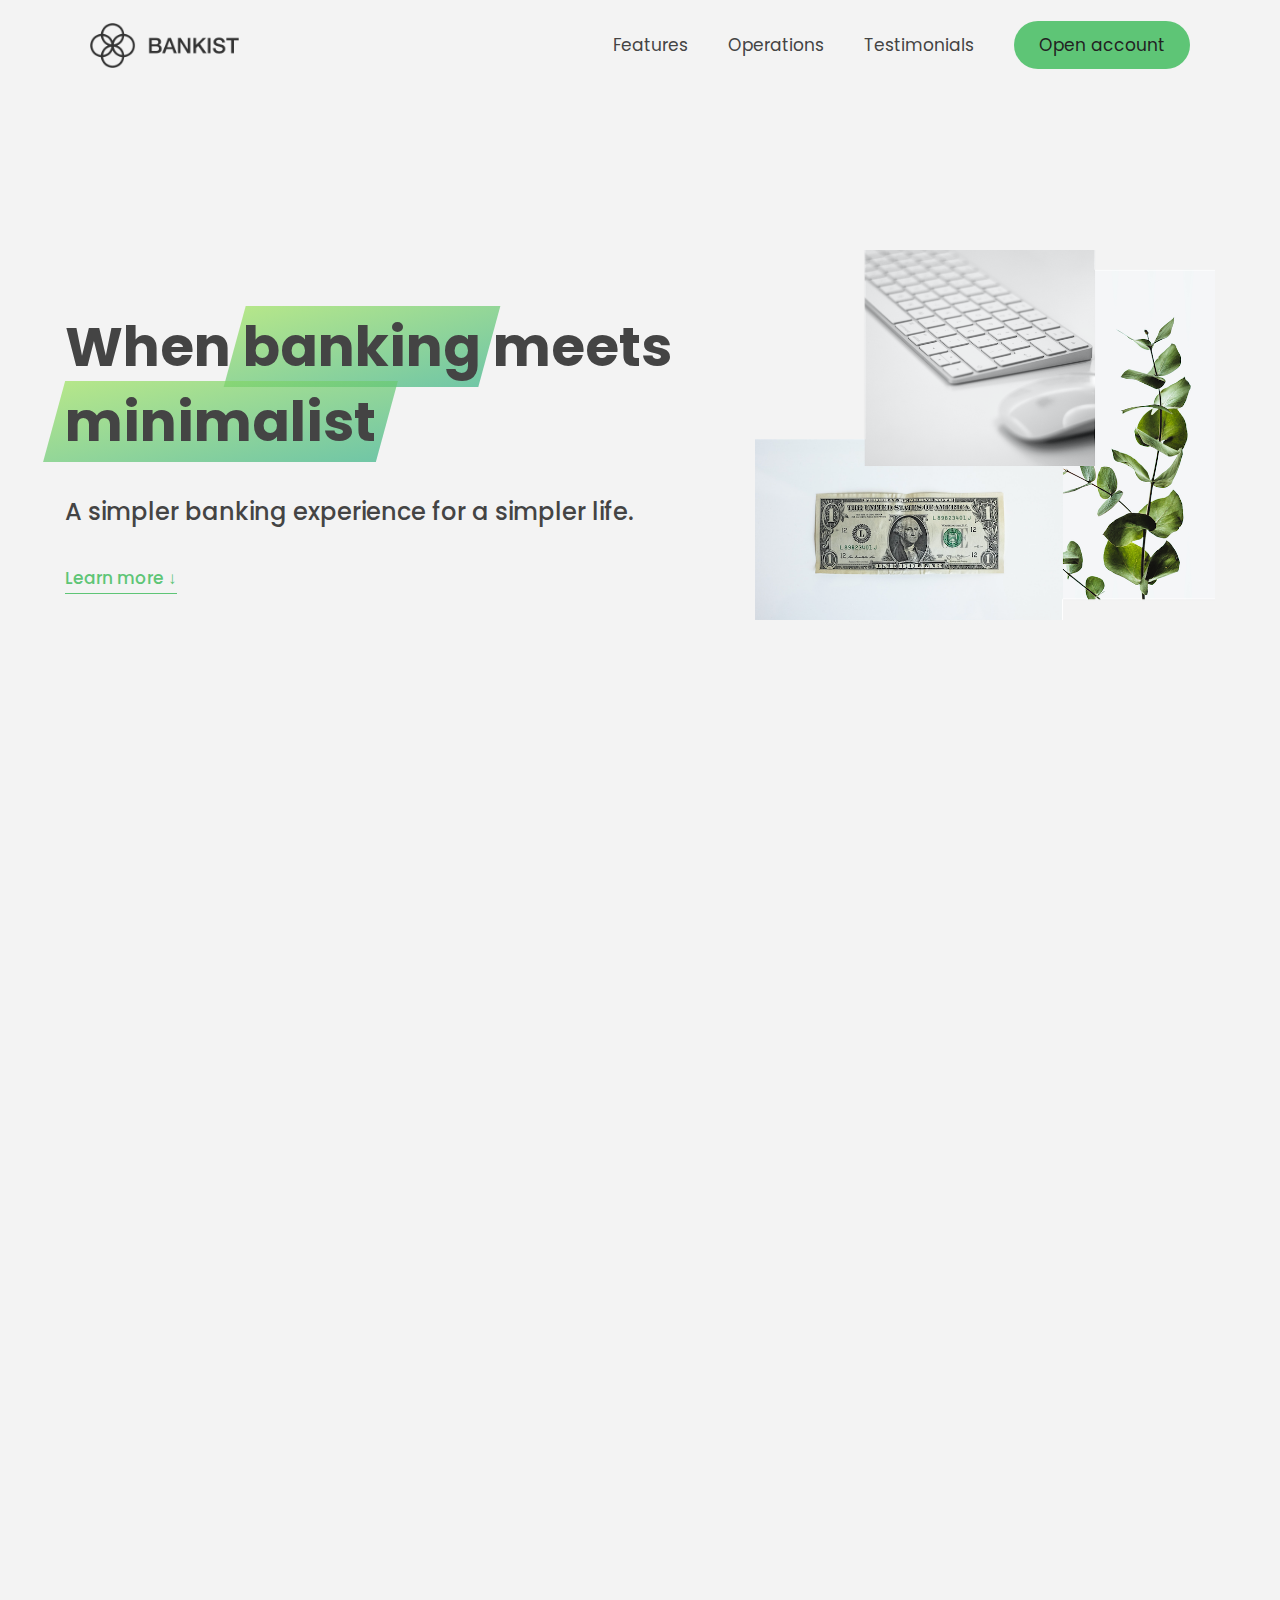
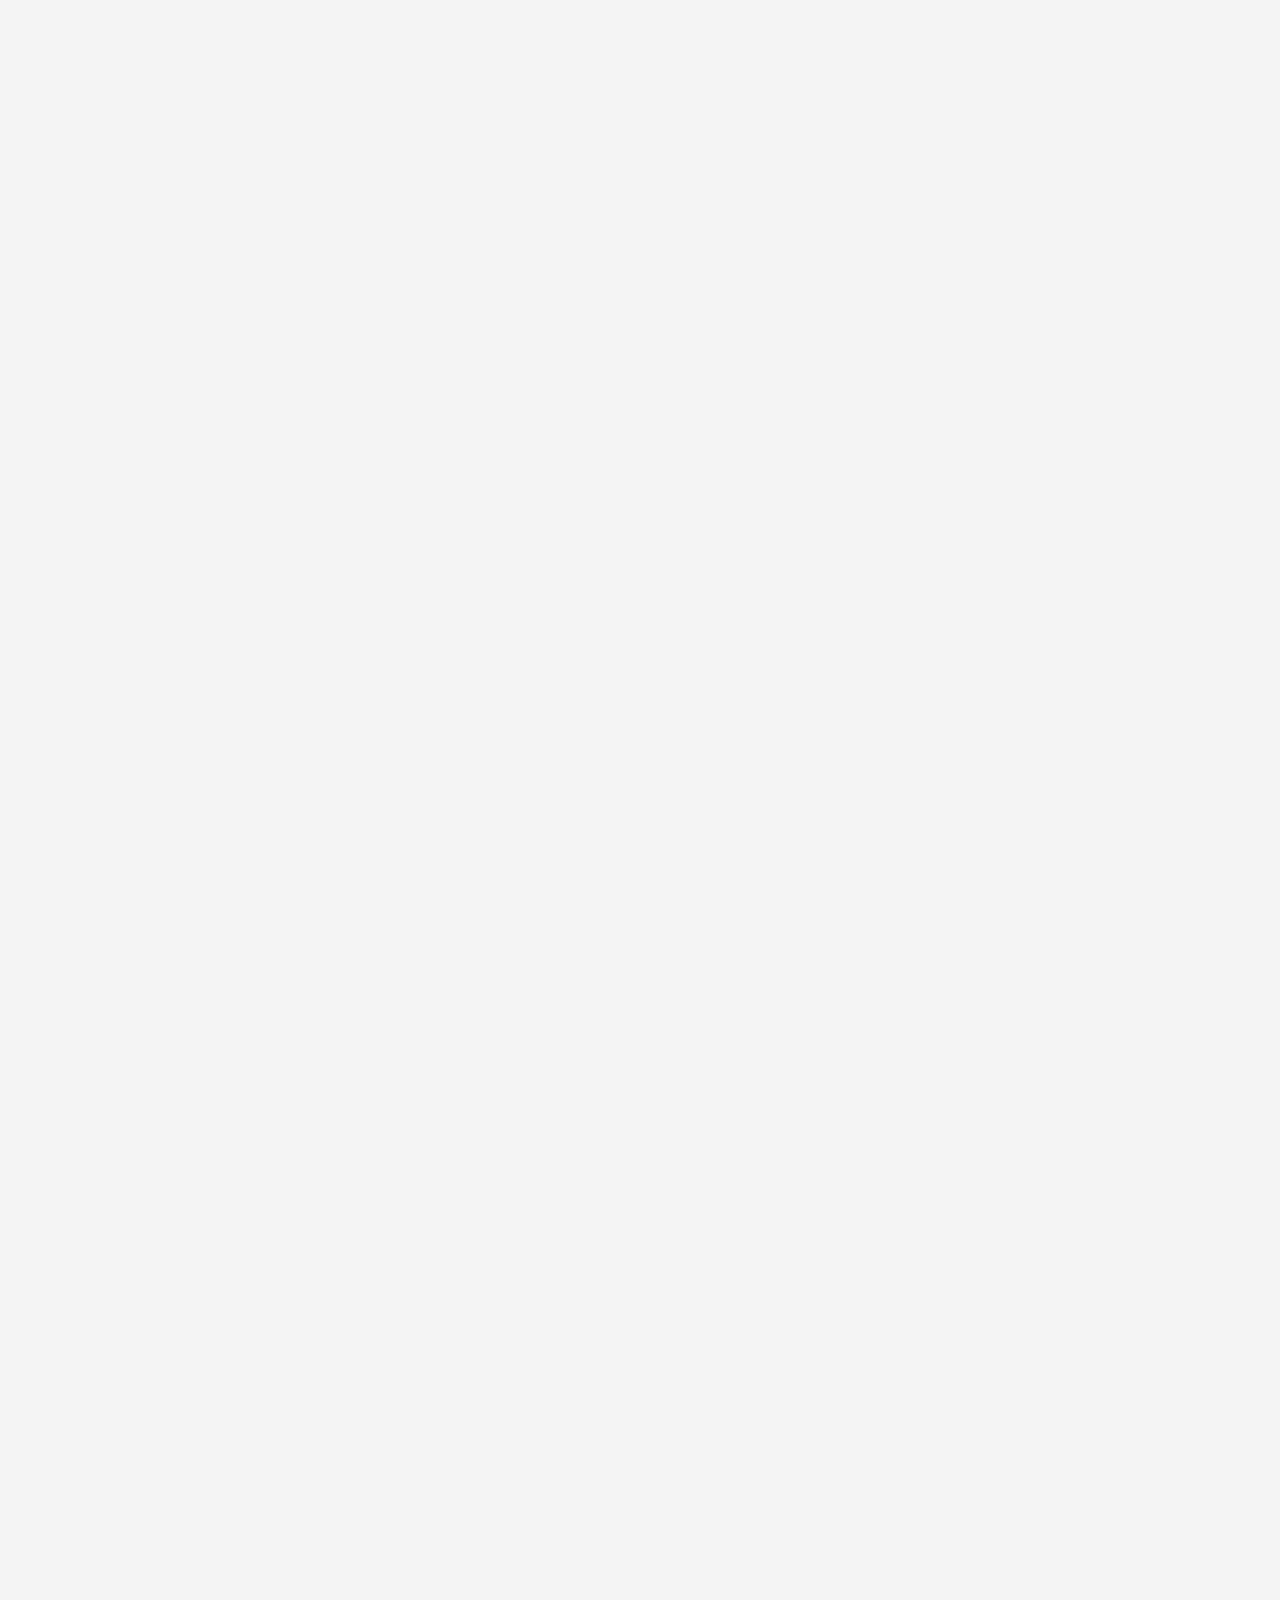
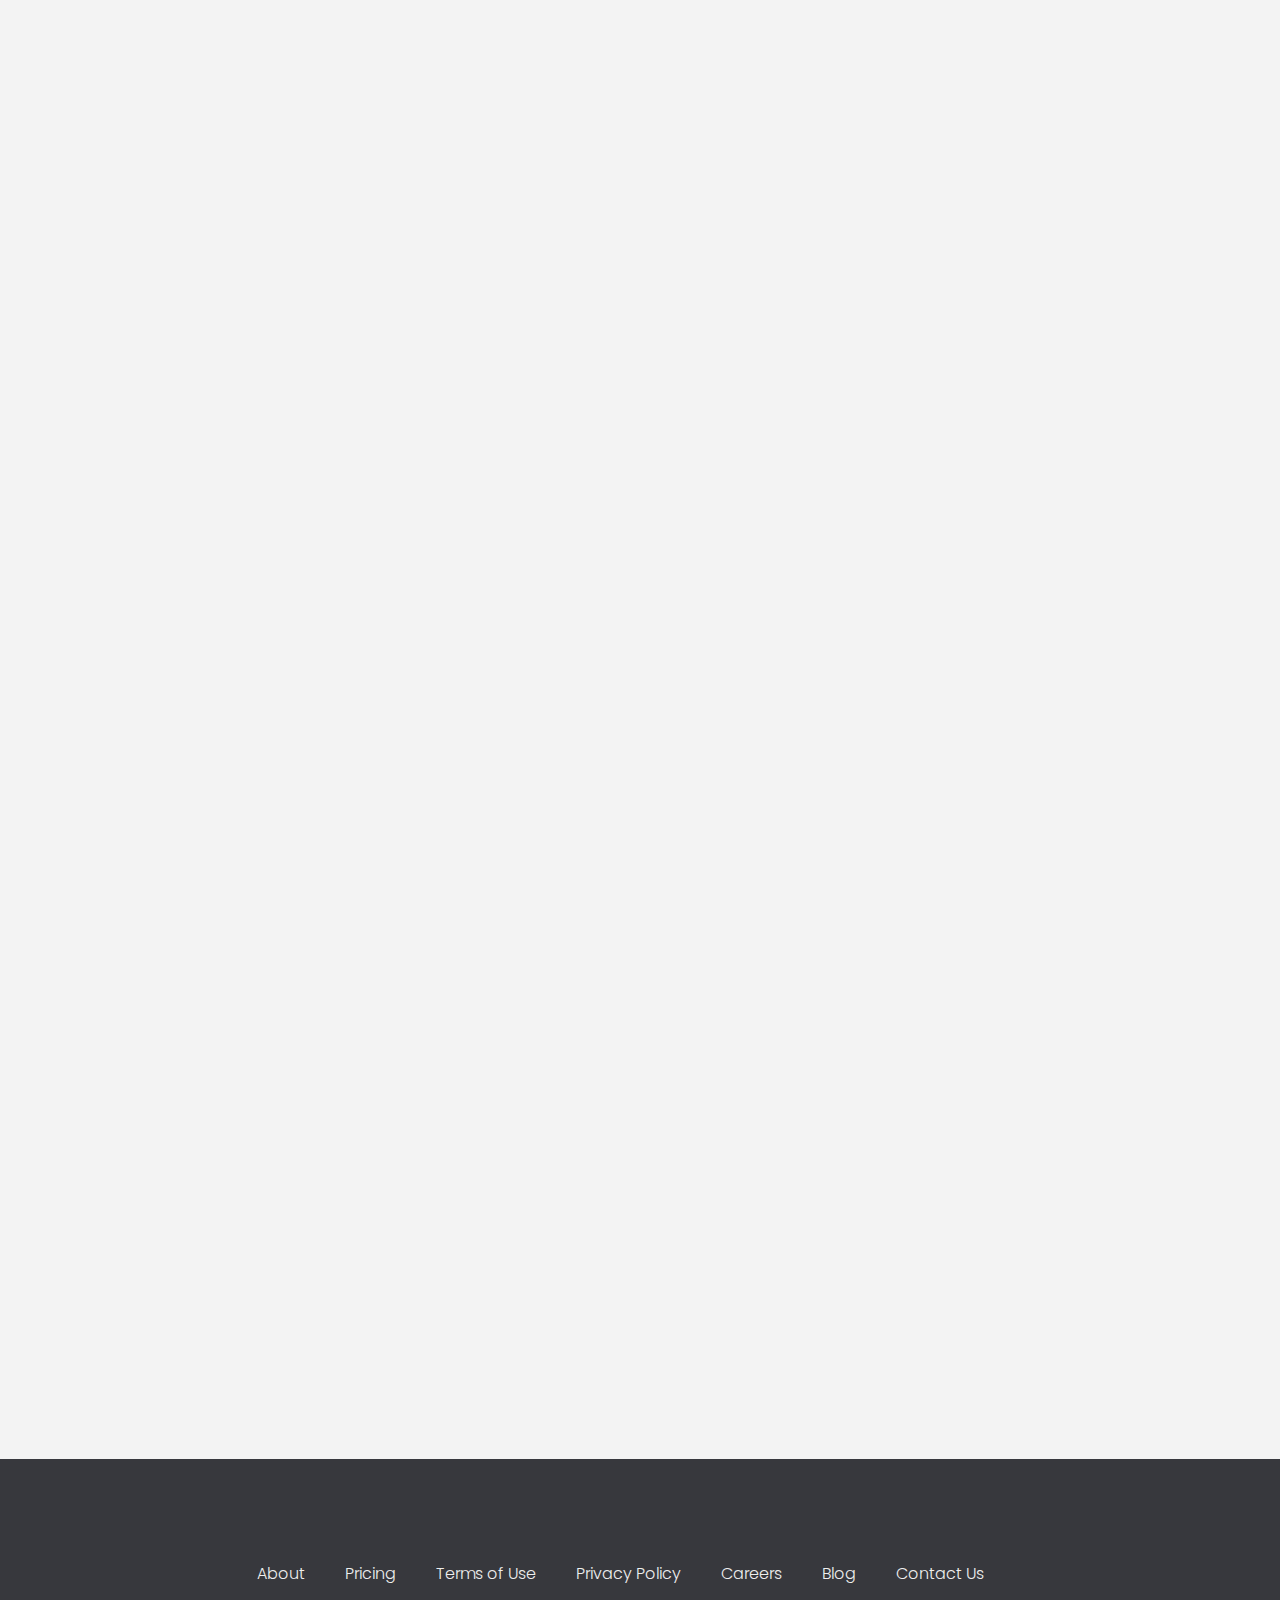
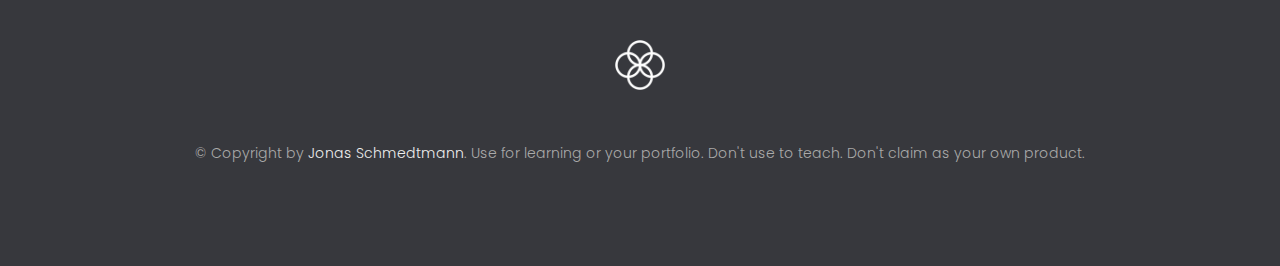
<file: advancedDom/index.html>
<!DOCTYPE html>
<html lang="en">
    <head>
        <meta charset="UTF-8" />
        <meta name="viewport" content="width=device-width, initial-scale=1.0" />
        <meta http-equiv="X-UA-Compatible" content="ie=edge" />
        <link rel="shortcut icon" type="image/png" href="img/icon.png" />

        <link href="https://fonts.googleapis.com/css?family=Poppins:300,400,500,600&display=swap" rel="stylesheet" />
        <link rel="stylesheet" href="style.css" />
        <title>Bankist | When Banking meets Minimalist</title>
    </head>
    <body>
        <header class="header">
            <nav class="nav">
                <img src="img/logo.png" alt="Bankist logo" class="nav__logo" id="logo" />
                <ul class="nav__links">
                    <li class="nav__item">
                        <a class="nav__link" href="#section--1">Features</a>
                    </li>
                    <li class="nav__item">
                        <a class="nav__link" href="#section--2">Operations</a>
                    </li>
                    <li class="nav__item">
                        <a class="nav__link" href="#section--3">Testimonials</a>
                    </li>
                    <li class="nav__item">
                        <a class="nav__link nav__link--btn btn--show-modal" href="#">Open account</a>
                    </li>
                </ul>
            </nav>

            <div class="header__title">
                <h1>
                    When
                    <!-- Green highlight effect -->
                    <span class="highlight">banking</span>
                    meets<br />
                    <span class="highlight">minimalist</span>
                </h1>
                <h4>A simpler banking experience for a simpler life.</h4>
                <button class="btn--text btn--scroll-to">Learn more &DownArrow;</button>
                <img src="img/hero.png" class="header__img" alt="Minimalist bank items" />
            </div>
        </header>

        <section class="section" id="section--1">
            <div class="section__title">
                <h2 class="section__description">Features</h2>
                <h3 class="section__header">Everything you need in a modern bank and more.</h3>
            </div>

            <div class="features">
                <img
                    src="img/digital-lazy.jpg"
                    data-src="img/digital.jpg"
                    alt="Computer"
                    class="features__img lazy-img"
                />
                <div class="features__feature">
                    <div class="features__icon">
                        <svg>
                            <use xlink:href="img/icons.svg#icon-monitor"></use>
                        </svg>
                    </div>
                    <h5 class="features__header">100% digital bank</h5>
                    <p>
                        Lorem ipsum dolor sit amet consectetur adipisicing elit. Unde alias sint quos? Accusantium a
                        fugiat porro reiciendis saepe quibusdam debitis ducimus.
                    </p>
                </div>

                <div class="features__feature">
                    <div class="features__icon">
                        <svg>
                            <use xlink:href="img/icons.svg#icon-trending-up"></use>
                        </svg>
                    </div>
                    <h5 class="features__header">Watch your money grow</h5>
                    <p>
                        Nesciunt quos autem dolorum voluptates cum dolores dicta fuga inventore ab? Nulla incidunt eius
                        numquam sequi iste pariatur quibusdam!
                    </p>
                </div>
                <img src="img/grow-lazy.jpg" data-src="img/grow.jpg" alt="Plant" class="features__img lazy-img" />

                <img src="img/card-lazy.jpg" data-src="img/card.jpg" alt="Credit card" class="features__img lazy-img" />
                <div class="features__feature">
                    <div class="features__icon">
                        <svg>
                            <use xlink:href="img/icons.svg#icon-credit-card"></use>
                        </svg>
                    </div>
                    <h5 class="features__header">Free debit card included</h5>
                    <p>
                        Quasi, fugit in cumque cupiditate reprehenderit debitis animi enim eveniet consequatur odit quam
                        quos possimus assumenda dicta fuga inventore ab.
                    </p>
                </div>
            </div>
        </section>

        <section class="section" id="section--2">
            <div class="section__title">
                <h2 class="section__description">Operations</h2>
                <h3 class="section__header">Everything as simple as possible, but no simpler.</h3>
            </div>

            <div class="operations">
                <div class="operations__tab-container">
                    <button class="btn operations__tab operations__tab--1 operations__tab--active" data-tab="1">
                        <span>01</span>Instant Transfers
                    </button>
                    <button class="btn operations__tab operations__tab--2" data-tab="2">
                        <span>02</span>Instant Loans
                    </button>
                    <button class="btn operations__tab operations__tab--3" data-tab="3">
                        <span>03</span>Instant Closing
                    </button>
                </div>
                <div class="operations__content operations__content--1 operations__content--active">
                    <div class="operations__icon operations__icon--1">
                        <svg>
                            <use xlink:href="img/icons.svg#icon-upload"></use>
                        </svg>
                    </div>
                    <h5 class="operations__header">Transfer money to anyone, instantly! No fees, no BS.</h5>
                    <p>
                        Lorem ipsum dolor sit amet, consectetur adipisicing elit, sed do eiusmod tempor incididunt ut
                        labore et dolore magna aliqua. Ut enim ad minim veniam, quis nostrud exercitation ullamco
                        laboris nisi ut aliquip ex ea commodo consequat.
                    </p>
                </div>

                <div class="operations__content operations__content--2">
                    <div class="operations__icon operations__icon--2">
                        <svg>
                            <use xlink:href="img/icons.svg#icon-home"></use>
                        </svg>
                    </div>
                    <h5 class="operations__header">Buy a home or make your dreams come true, with instant loans.</h5>
                    <p>
                        Duis aute irure dolor in reprehenderit in voluptate velit esse cillum dolore eu fugiat nulla
                        pariatur. Excepteur sint occaecat cupidatat non proident, sunt in culpa qui officia deserunt
                        mollit anim id est laborum.
                    </p>
                </div>
                <div class="operations__content operations__content--3">
                    <div class="operations__icon operations__icon--3">
                        <svg>
                            <use xlink:href="img/icons.svg#icon-user-x"></use>
                        </svg>
                    </div>
                    <h5 class="operations__header">No longer need your account? No problem! Close it instantly.</h5>
                    <p>
                        Excepteur sint occaecat cupidatat non proident, sunt in culpa qui officia deserunt mollit anim
                        id est laborum. Ut enim ad minim veniam, quis nostrud exercitation ullamco laboris nisi ut
                        aliquip ex ea commodo consequat.
                    </p>
                </div>
            </div>
        </section>

        <section class="section" id="section--3">
            <div class="section__title section__title--testimonials">
                <h2 class="section__description">Not sure yet?</h2>
                <h3 class="section__header">Millions of Bankists are already making their lifes simpler.</h3>
            </div>

            <div class="slider">
                <div class="slide slide--1">
                    <div class="testimonial">
                        <h5 class="testimonial__header">Best financial decision ever!</h5>
                        <blockquote class="testimonial__text">
                            Lorem ipsum dolor sit, amet consectetur adipisicing elit. Accusantium quas quisquam non?
                            Quas voluptate nulla minima deleniti optio ullam nesciunt, numquam corporis et asperiores
                            laboriosam sunt, praesentium suscipit blanditiis. Necessitatibus id alias reiciendis,
                            perferendis facere pariatur dolore veniam autem esse non voluptatem saepe provident nihil
                            molestiae.
                        </blockquote>
                        <address class="testimonial__author">
                            <img src="img/user-1.jpg" alt="" class="testimonial__photo" />
                            <h6 class="testimonial__name">Aarav Lynn</h6>
                            <p class="testimonial__location">San Francisco, USA</p>
                        </address>
                    </div>
                </div>

                <div class="slide slide--2">
                    <div class="testimonial">
                        <h5 class="testimonial__header">The last step to becoming a complete minimalist</h5>
                        <blockquote class="testimonial__text">
                            Quisquam itaque deserunt ullam, quia ea repellendus provident, ducimus neque ipsam modi
                            voluptatibus doloremque, corrupti laborum. Incidunt numquam perferendis veritatis neque
                            repellendus. Lorem, ipsum dolor sit amet consectetur adipisicing elit. Illo deserunt
                            exercitationem deleniti.
                        </blockquote>
                        <address class="testimonial__author">
                            <img src="img/user-2.jpg" alt="" class="testimonial__photo" />
                            <h6 class="testimonial__name">Miyah Miles</h6>
                            <p class="testimonial__location">London, UK</p>
                        </address>
                    </div>
                </div>

                <div class="slide slide--3">
                    <div class="testimonial">
                        <h5 class="testimonial__header">Finally free from old-school banks</h5>
                        <blockquote class="testimonial__text">
                            Debitis, nihil sit minus suscipit magni aperiam vel tenetur incidunt commodi architecto
                            numquam omnis nulla autem, necessitatibus blanditiis modi similique quidem. Odio aliquam
                            culpa dicta beatae quod maiores ipsa minus consequatur error sunt, deleniti saepe aliquid
                            quos inventore sequi. Necessitatibus id alias reiciendis, perferendis facere.
                        </blockquote>
                        <address class="testimonial__author">
                            <img src="img/user-3.jpg" alt="" class="testimonial__photo" />
                            <h6 class="testimonial__name">Francisco Gomes</h6>
                            <p class="testimonial__location">Lisbon, Portugal</p>
                        </address>
                    </div>
                </div>

                <!-- <div class="slide"><img src="img/img-1.jpg" alt="Photo 1" /></div>
        <div class="slide"><img src="img/img-2.jpg" alt="Photo 2" /></div>
        <div class="slide"><img src="img/img-3.jpg" alt="Photo 3" /></div>
        <div class="slide"><img src="img/img-4.jpg" alt="Photo 4" /></div> -->
                <button class="slider__btn slider__btn--left">&larr;</button>
                <button class="slider__btn slider__btn--right">&rarr;</button>
                <div class="dots"></div>
            </div>
        </section>

        <section class="section section--sign-up">
            <div class="section__title">
                <h3 class="section__header">
                    The best day to join Bankist was one year ago. The second best is today!
                </h3>
            </div>
            <button class="btn btn--show-modal">Open your free account today!</button>
        </section>

        <footer class="footer">
            <ul class="footer__nav">
                <li class="footer__item">
                    <a class="footer__link" href="#">About</a>
                </li>
                <li class="footer__item">
                    <a class="footer__link" href="#">Pricing</a>
                </li>
                <li class="footer__item">
                    <a class="footer__link" href="#">Terms of Use</a>
                </li>
                <li class="footer__item">
                    <a class="footer__link" href="#">Privacy Policy</a>
                </li>
                <li class="footer__item">
                    <a class="footer__link" href="#">Careers</a>
                </li>
                <li class="footer__item">
                    <a class="footer__link" href="#">Blog</a>
                </li>
                <li class="footer__item">
                    <a class="footer__link" href="#">Contact Us</a>
                </li>
            </ul>
            <img src="img/icon.png" alt="Logo" class="footer__logo" />
            <p class="footer__copyright">
                &copy; Copyright by
                <a class="footer__link twitter-link" target="_blank" href="https://twitter.com/jonasschmedtman"
                    >Jonas Schmedtmann</a
                >. Use for learning or your portfolio. Don't use to teach. Don't claim as your own product.
            </p>
        </footer>

        <div class="modal hidden">
            <button class="btn--close-modal">&times;</button>
            <h2 class="modal__header">
                Open your bank account <br />
                in just <span class="highlight">5 minutes</span>
            </h2>
            <form class="modal__form">
                <label>First Name</label>
                <input type="text" />
                <label>Last Name</label>
                <input type="text" />
                <label>Email Address</label>
                <input type="email" />
                <button class="btn">Next step &rarr;</button>
            </form>
        </div>
        <div class="overlay hidden"></div>

        <script src="script.js"></script>
    </body>
</html>
</file>
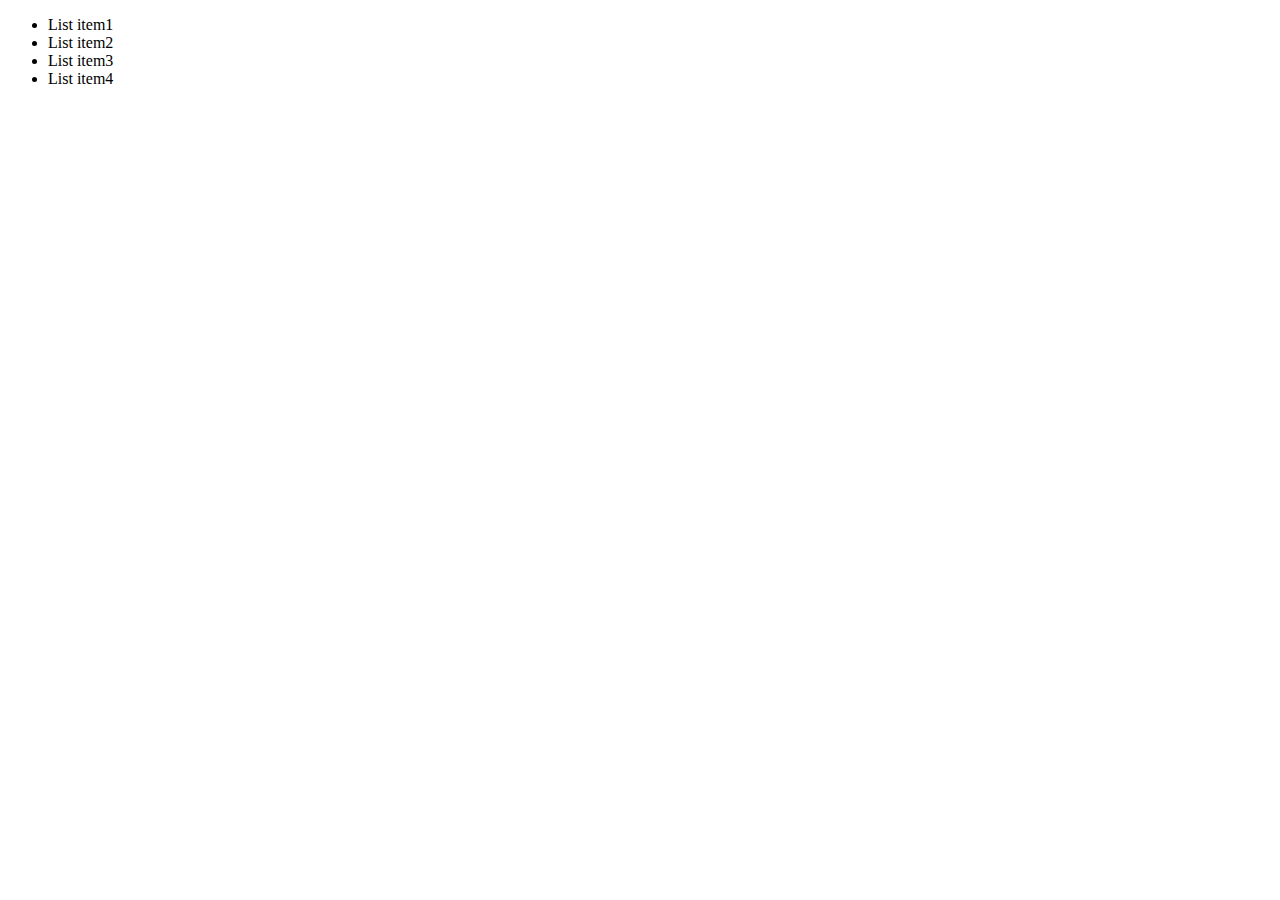
<file: arrays/index.html>
<!DOCTYPE html>
<html lang="en">
    <head>
        <meta charset="UTF-8" />
        <meta name="viewport" content="width=device-width, initial-scale=1.0" />
        <title>JavaScript basics</title>
        <script src="./app.js" defer></script>
    </head>

    <title><h1>Array Methods!</h1></title>
    <body>
        <ul>
            <li>List item1</li>
            <li>List item2</li>
            <li>List item3</li>
            <li>List item4</li>
        </ul>
    </body>
</html>
</file>
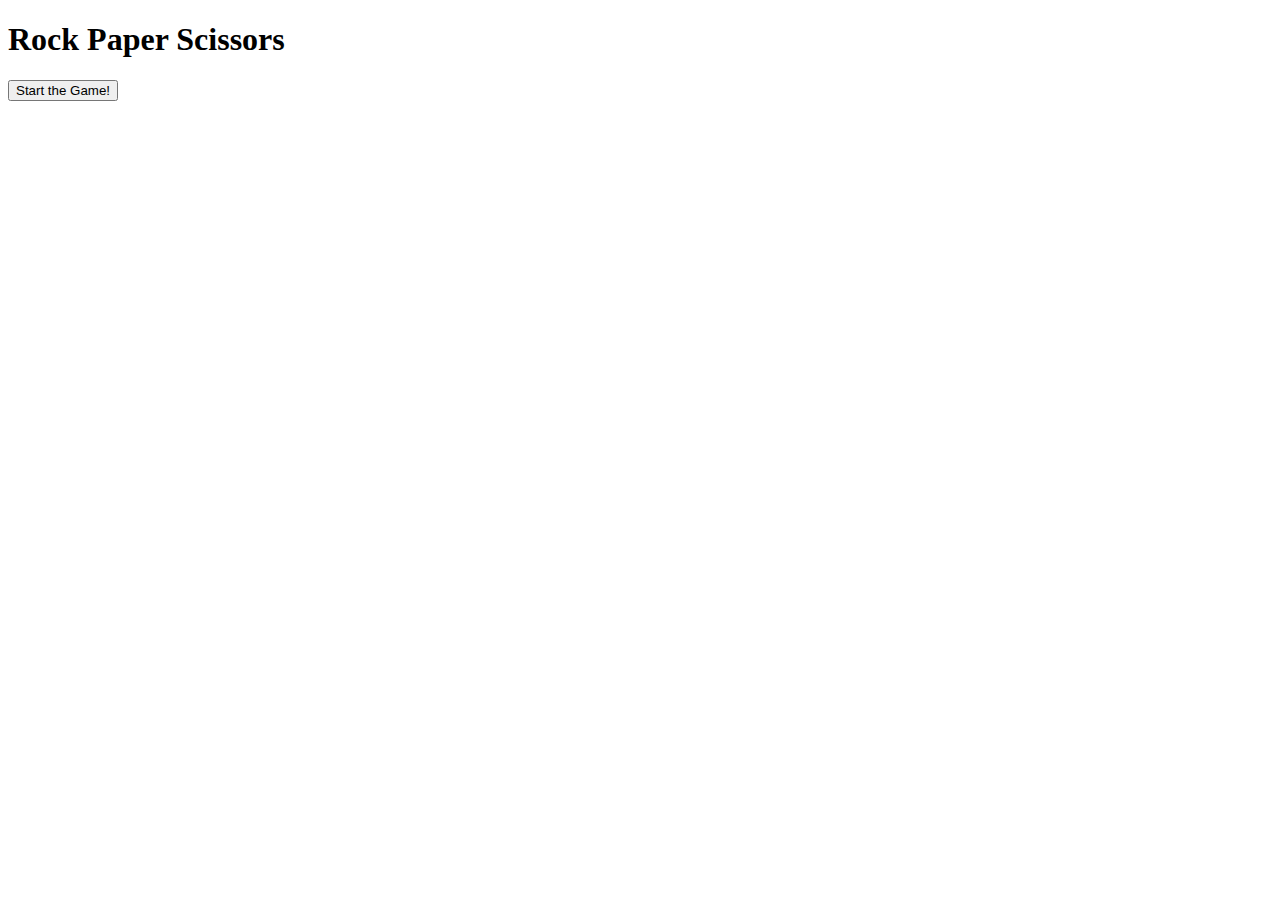
<file: basic/index.html>
<!DOCTYPE html>
<html lang="en">
    <head>
        <meta charset="UTF-8" />
        <meta name="viewport" content="width=device-width, initial-scale=1.0" />
        <title>JavaScript basics</title>
        <script src="./app.js" defer></script>
    </head>
    <body>
        <h1>Rock Paper Scissors</h1>

        <button id="start-game-btn">Start the Game!</button>
    </body>
</html>
</file>
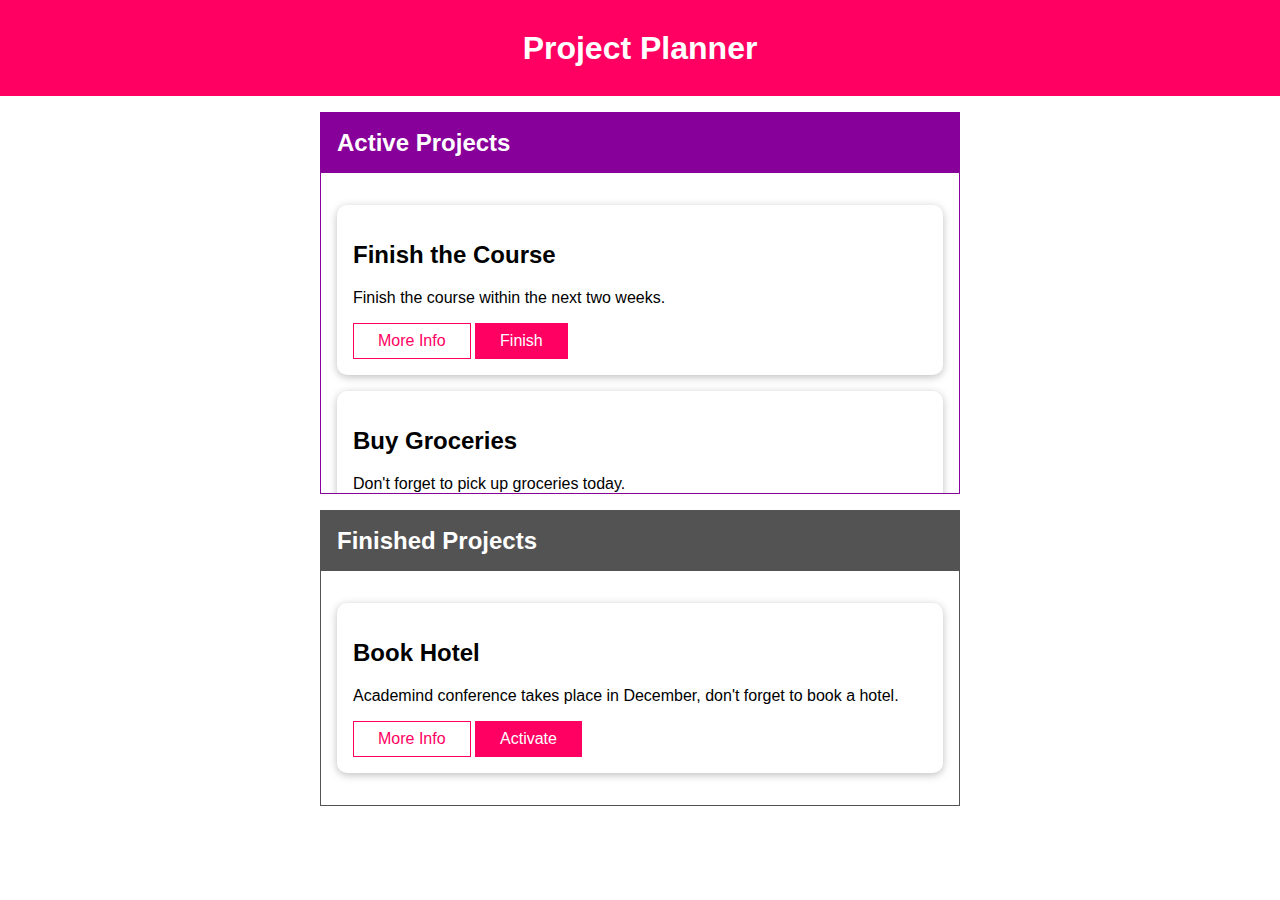
<file: classPractice/index.html>
<!DOCTYPE html>
<html lang="en">
  <head>
    <meta charset="UTF-8" />
    <meta name="viewport" content="width=device-width, initial-scale=1.0" />
    <meta http-equiv="X-UA-Compatible" content="ie=edge" />
    <title>Project Board</title>
    <link rel="stylesheet" href="assets/styles/app.css" />
    <script src="assets/scripts/app.js" defer></script>
  </head>
  <body>
    <header id="main-header">
      <h1>Project Planner</h1>
    </header>
    <section id="active-projects">
      <header>
        <h2>Active Projects</h2>
      </header>
      <ul>
        <li
          id="p1"
          data-extra-info="Got lifetime access, but would be nice to finish it soon!"
          class="card"
        >
          <h2>Finish the Course</h2>
          <p>Finish the course within the next two weeks.</p>
          <button class="alt">More Info</button>
          <button>Finish</button>
        </li>
        <li
          id="p2"
          data-extra-info="Not really a business topic but still important."
          class="card"
        >
          <h2>Buy Groceries</h2>
          <p>Don't forget to pick up groceries today.</p>
          <button class="alt">More Info</button>
          <button>Finish</button>
        </li>
      </ul>
    </section>
    <section id="finished-projects">
      <header>
        <h2>Finished Projects</h2>
      </header>
      <ul>
        <li
          id="p3"
          data-extra-info="Super important conference! Fictional but still!"
          class="card"
        >
          <h2>Book Hotel</h2>
          <p>
            Academind conference takes place in December, don't forget to book a
            hotel.
          </p>
          <button class="alt">More Info</button>
          <button>Activate</button>
        </li>
      </ul>
    </section>
  </body>
</html>
</file>
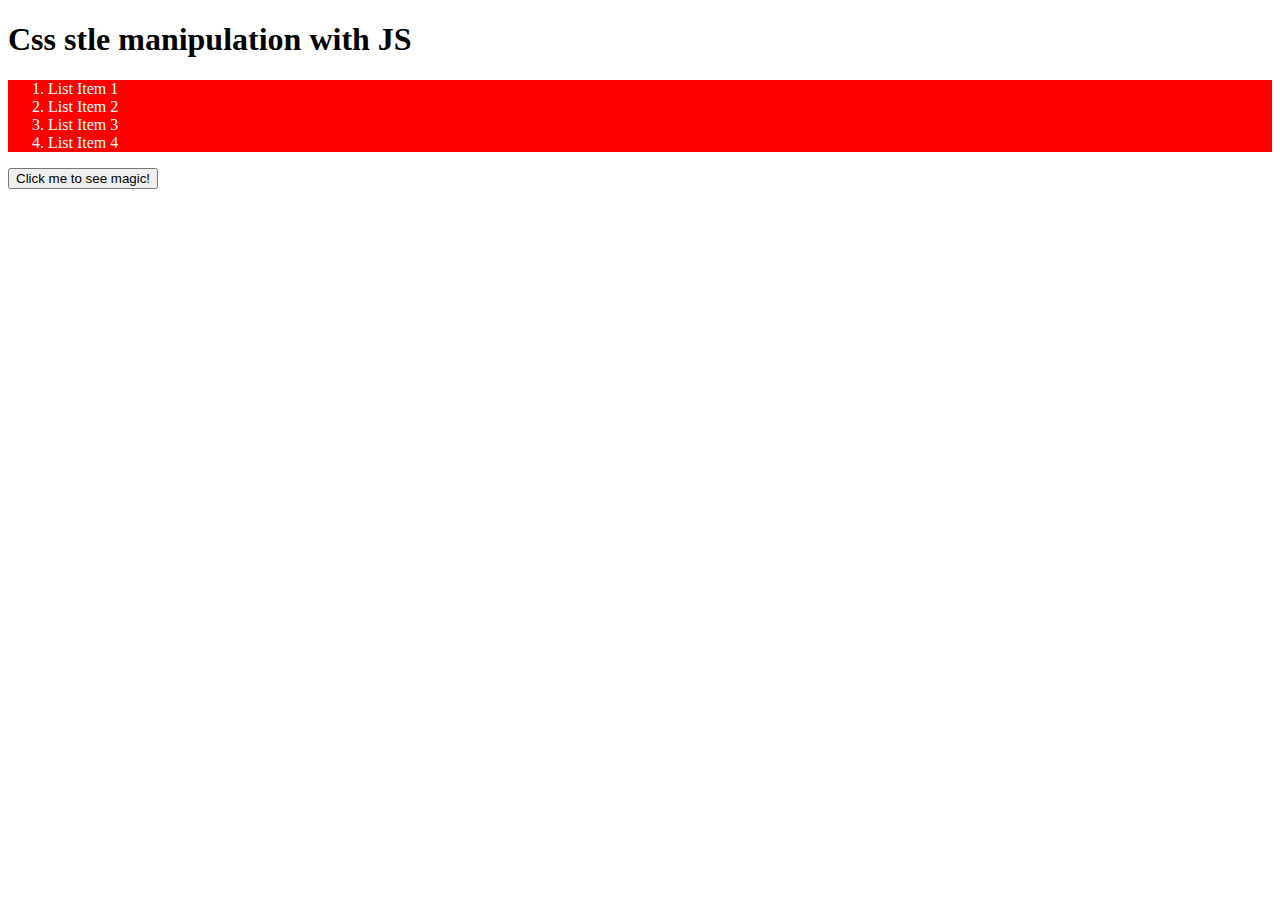
<file: elementManipulation/index.html>
<!DOCTYPE html>
<html lang="en">
    <head>
        <meta charset="UTF-8" />
        <meta name="viewport" content="width=device-width, initial-scale=1.0" />
        <title>Element Manipulation</title>
        <script src="./app.js" defer></script>
    </head>

    <style>
        .bg-red {
            background-color: red;
            color: white;
        }

        .see-me {
            display: block;
        }

        .john-cena {
            display: none;
        }
    </style>
    <body>
        <h1>Css stle manipulation with JS</h1>
        <section class="bg-red see-me">
            <ol>
                <li class="list-item">List Item 1</li>
                <li class="list-item">List Item 2</li>
                <li class="list-item">List Item 3</li>
                <li class="list-item">List Item 4</li>
            </ol>
        </section>
        <button>Click me to see magic!</button>
    </body>
</html>
</file>
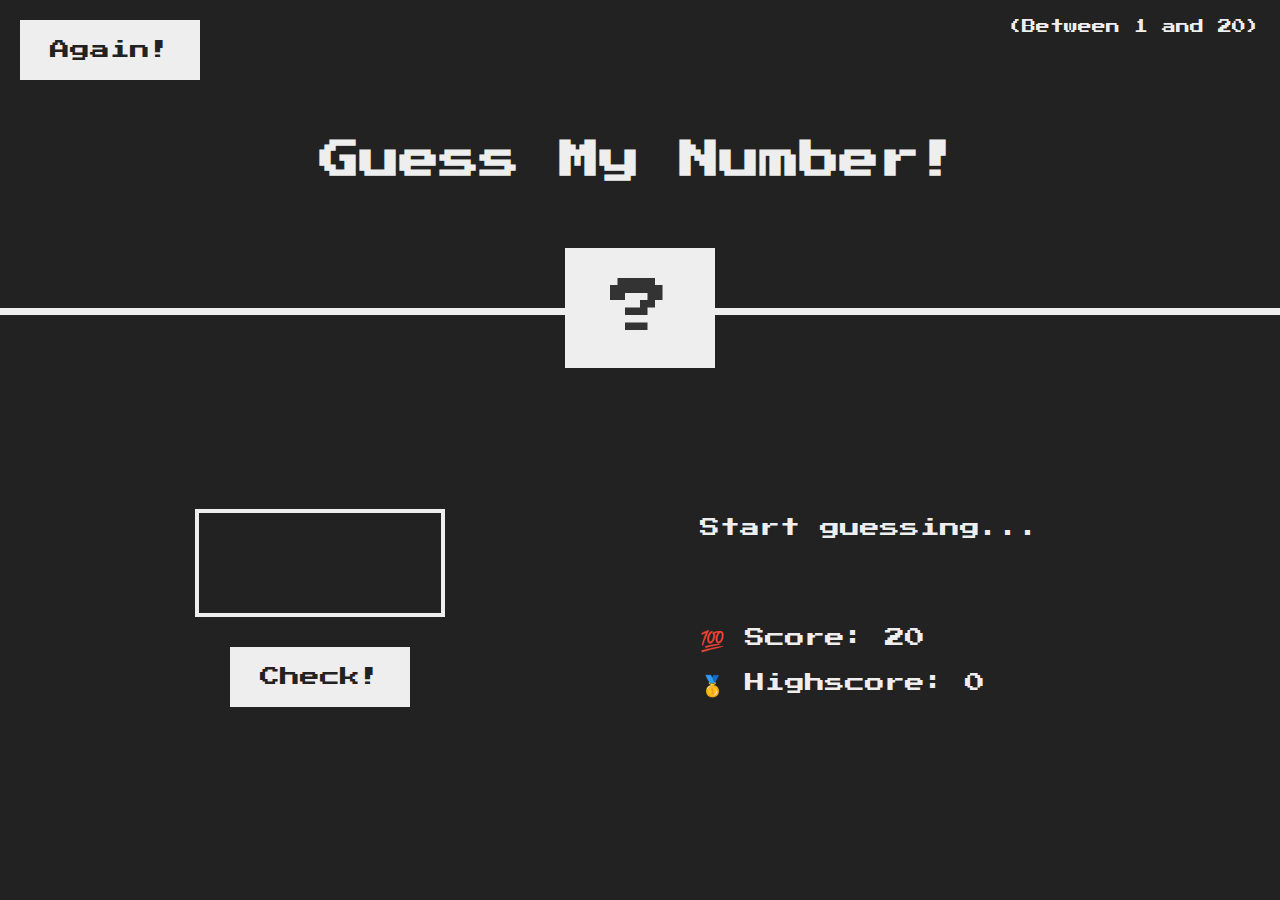
<file: GuessNumber/index.html>
<!DOCTYPE html>
<html lang="en">
  <head>
    <meta charset="UTF-8" />
    <meta name="viewport" content="width=device-width, initial-scale=1.0" />
    <meta http-equiv="X-UA-Compatible" content="ie=edge" />
    <link rel="stylesheet" href="style.css" />
    <title>Guess My Number!</title>
  </head>
  <body>
    <header>
      <h1>Guess My Number!</h1>
      <p class="between">(Between 1 and 20)</p>
      <button class="btn again">Again!</button>
      <div class="number">?</div>
    </header>
    <main>
      <section class="left">
        <input type="number" class="guess" />
        <button class="btn check">Check!</button>
      </section>
      <section class="right">
        <p class="message">Start guessing...</p>
        <p class="label-score">💯 Score: <span class="score">20</span></p>
        <p class="label-highscore">
          🥇 Highscore: <span class="highscore">0</span>
        </p>
      </section>
    </main>
    <script src="script.js"></script>
  </body>
</html>
</file>
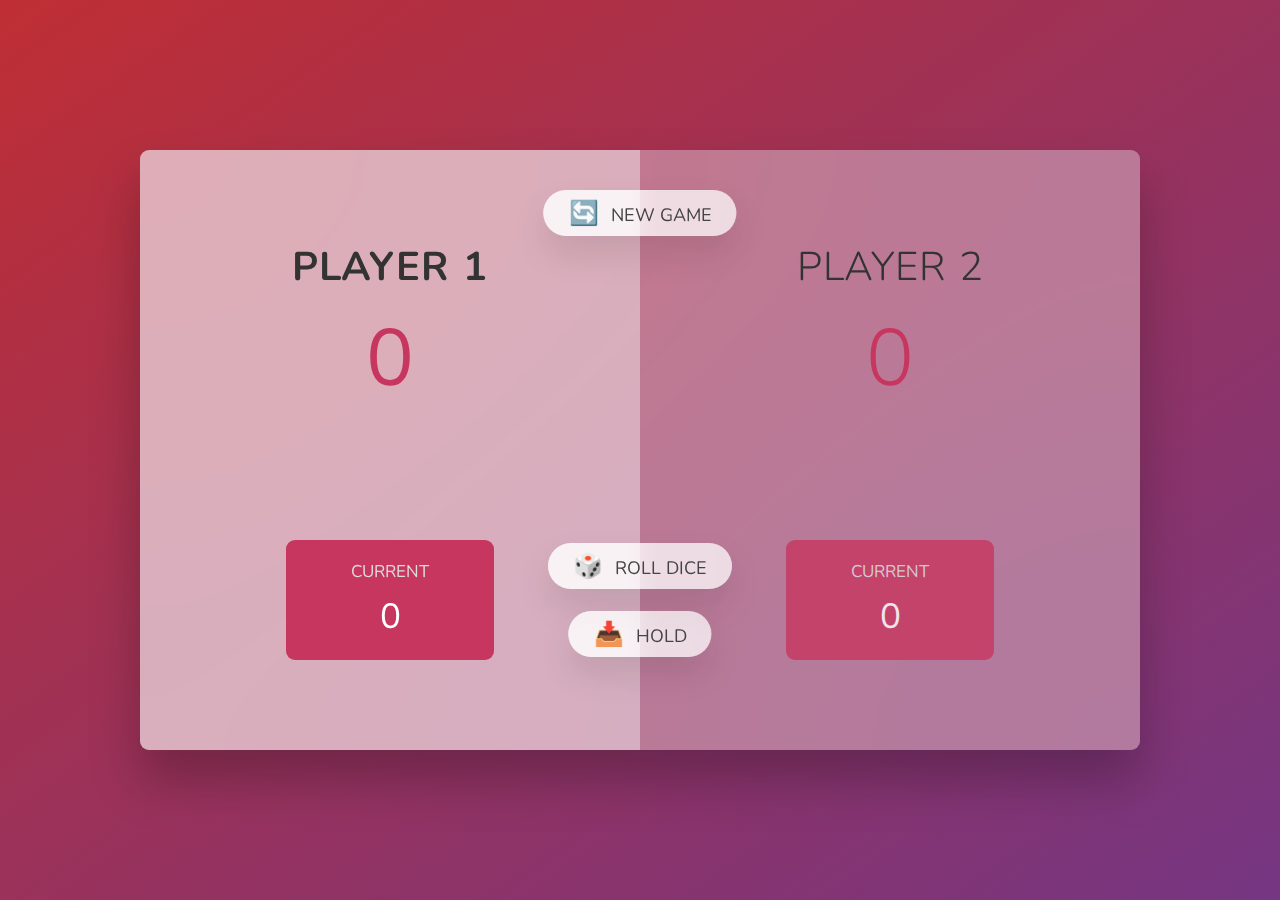
<file: JSGame/index.html>
<!DOCTYPE html>
<html lang="en">
  <head>
    <meta charset="UTF-8" />
    <meta name="viewport" content="width=device-width, initial-scale=1.0" />
    <meta http-equiv="X-UA-Compatible" content="ie=edge" />
    <link rel="stylesheet" href="style.css" />
    <title>Pig Game</title>
  </head>
  <body>
    <main>
      <section class="player player--0 player--active">
        <h2 class="name" id="name--0">Player 1</h2>
        <p class="score" id="score--0">43</p>
        <div class="current">
          <p class="current-label">Current</p>
          <p class="current-score" id="current--0">0</p>
        </div>
      </section>
      <section class="player player--1">
        <h2 class="name" id="name--1">Player 2</h2>
        <p class="score" id="score--1">24</p>
        <div class="current">
          <p class="current-label">Current</p>
          <p class="current-score" id="current--1">0</p>
        </div>
      </section>

      <img src="dice-5.png" alt="Playing dice" class="dice" />
      <button class="btn btn--new">🔄 New game</button>
      <button class="btn btn--roll">🎲 Roll dice</button>
      <button class="btn btn--hold">📥 Hold</button>
    </main>
    <script src="script.js"></script>
  </body>
</html>
</file>
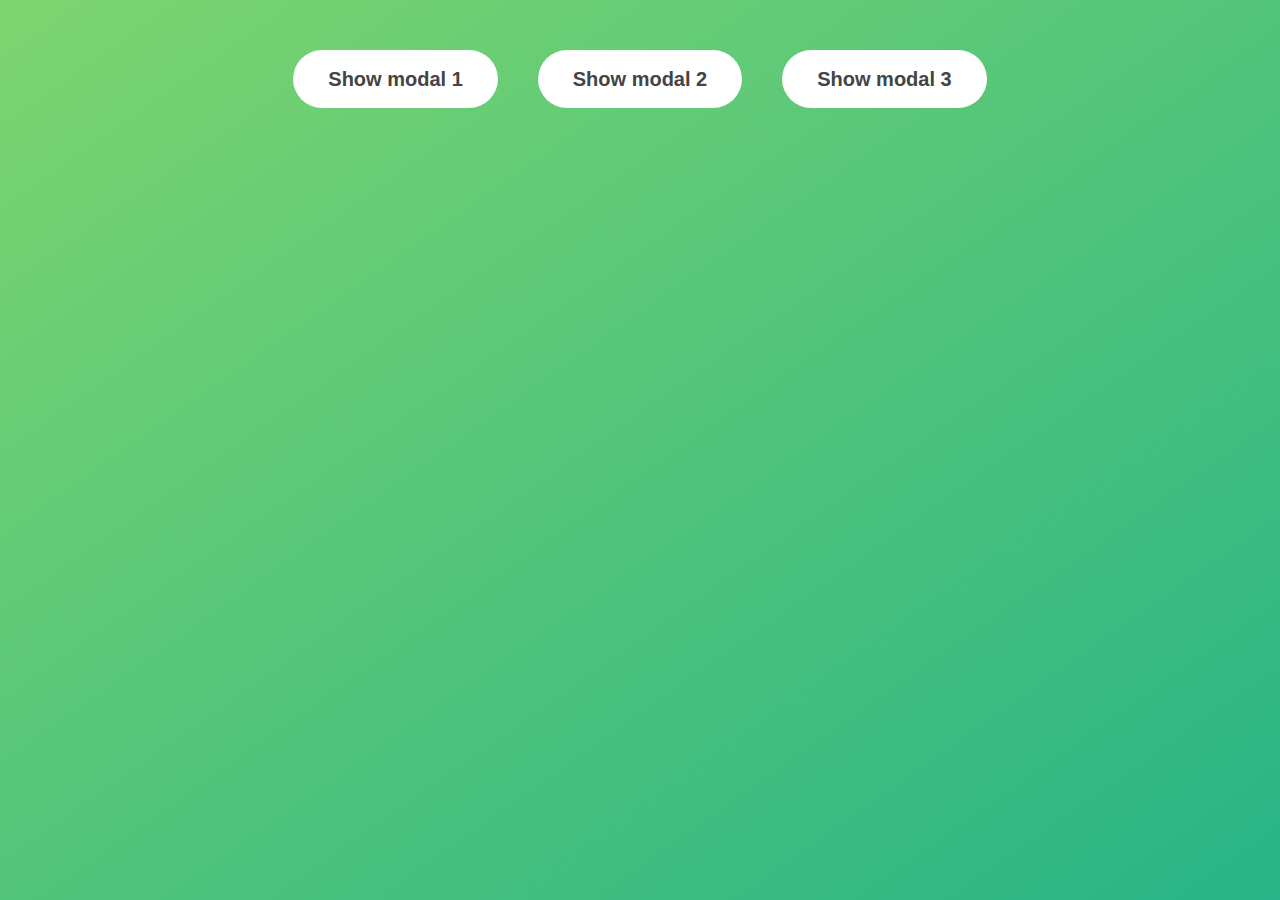
<file: modalWindow/index.html>
<!DOCTYPE html>
<html lang="en">
  <head>
    <meta charset="UTF-8" />
    <meta name="viewport" content="width=device-width, initial-scale=1.0" />
    <meta http-equiv="X-UA-Compatible" content="ie=edge" />
    <link rel="stylesheet" href="style.css" />
    <title>Modal window</title>
  </head>
  <body>
    <button class="show-modal">Show modal 1</button>
    <button class="show-modal">Show modal 2</button>
    <button class="show-modal">Show modal 3</button>

    <div class="modal hidden">
      <button class="close-modal">&times;</button>
      <h1>I'm a modal window 😍</h1>
      <p>
        Lorem ipsum dolor sit amet, consectetur adipisicing elit, sed do eiusmod
        tempor incididunt ut labore et dolore magna aliqua. Ut enim ad minim
        veniam, quis nostrud exercitation ullamco laboris nisi ut aliquip ex ea
        commodo consequat. Duis aute irure dolor in reprehenderit in voluptate
        velit esse cillum dolore eu fugiat nulla pariatur. Excepteur sint
        occaecat cupidatat non proident, sunt in culpa qui officia deserunt
        mollit anim id est laborum.
      </p>
    </div>
    <div class="overlay hidden"></div>

    <script src="script.js"></script>
  </body>
</html>
</file>
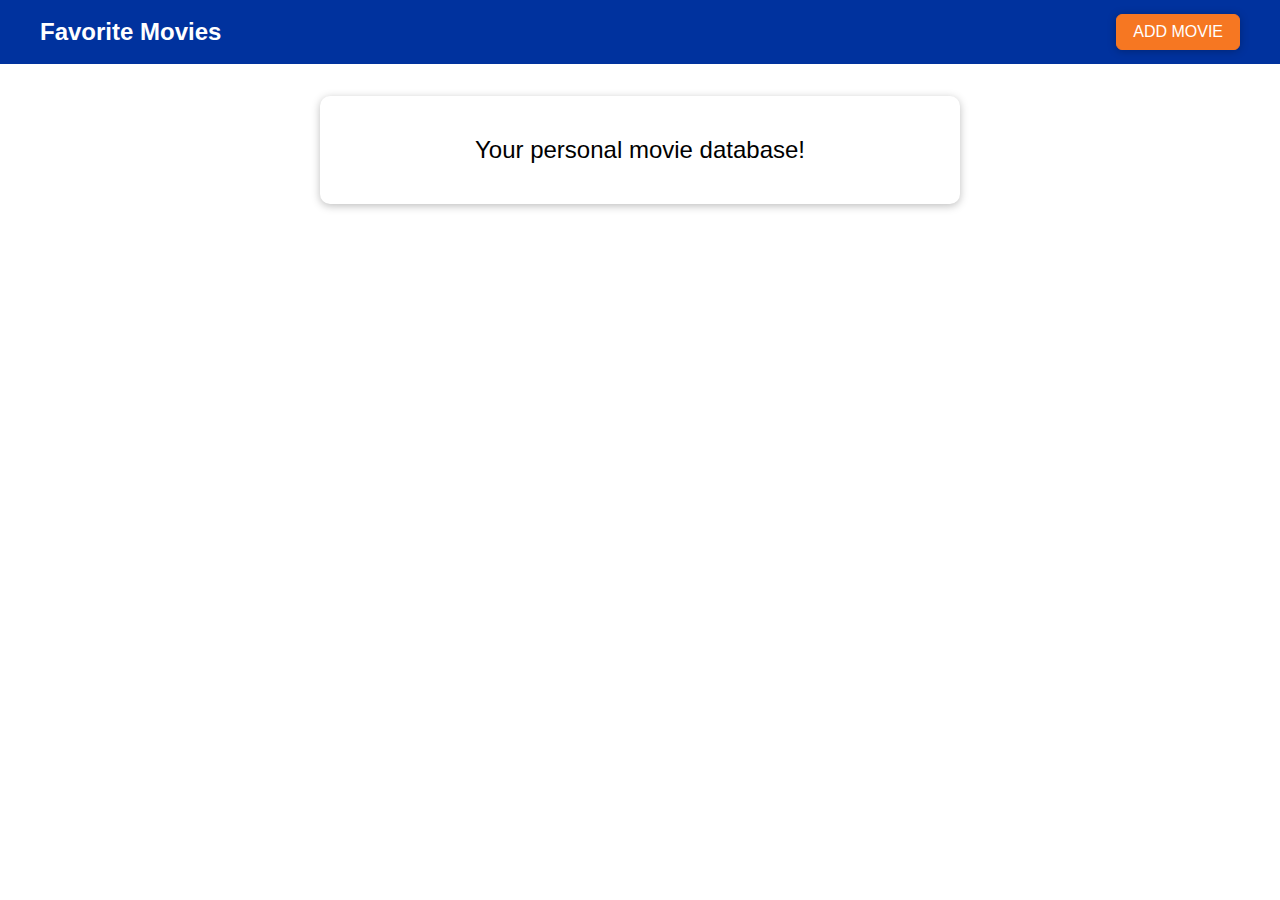
<file: movieProject/index.html>
<!DOCTYPE html>
<html lang="en">
    <head>
        <meta charset="UTF-8" />
        <meta name="viewport" content="width=device-width, initial-scale=1.0" />
        <meta http-equiv="X-UA-Compatible" content="ie=edge" />
        <title>Favorite Movies</title>
        <link rel="stylesheet" href="assets/styles/app.css" />
        <script src="assets/scripts/app.js" defer></script>
    </head>
    <body>
        <div id="backdrop"></div>
        <div class="modal" id="add-modal">
            <div class="modal__content">
                <label for="title">Movie Title</label>
                <input type="text" name="title" id="title" />
                <label for="image-url">Image URL</label>
                <input type="text" name="image-url" id="image-url" />
                <label for="rating">Your Rating</label>
                <input type="number" step="1" max="5" min="1" name="rating" id="rating" />
            </div>
            <div class="modal__actions">
                <button class="btn btn--passive">Cancel</button>
                <button class="btn btn--success">Add</button>
            </div>
        </div>
        <div class="modal" id="delete-modal">
            <h2 class="modal__title">Are you sure?</h2>
            <p class="modal__content">
                Are you sure you want to delete this item? This action can't be made undone!
            </p>
            <div class="modal__actions">
                <button class="btn btn--passive">No (Cancel)</button>
                <button class="btn btn--danger">Yes</button>
            </div>
        </div>

        <header>
            <h1>Favorite Movies</h1>
            <button>ADD MOVIE</button>
        </header>

        <main>
            <section id="entry-text" class="card">
                <p>Your personal movie database!</p>
            </section>
            <ul id="movie-list"></ul>
        </main>
    </body>
</html>
</file>
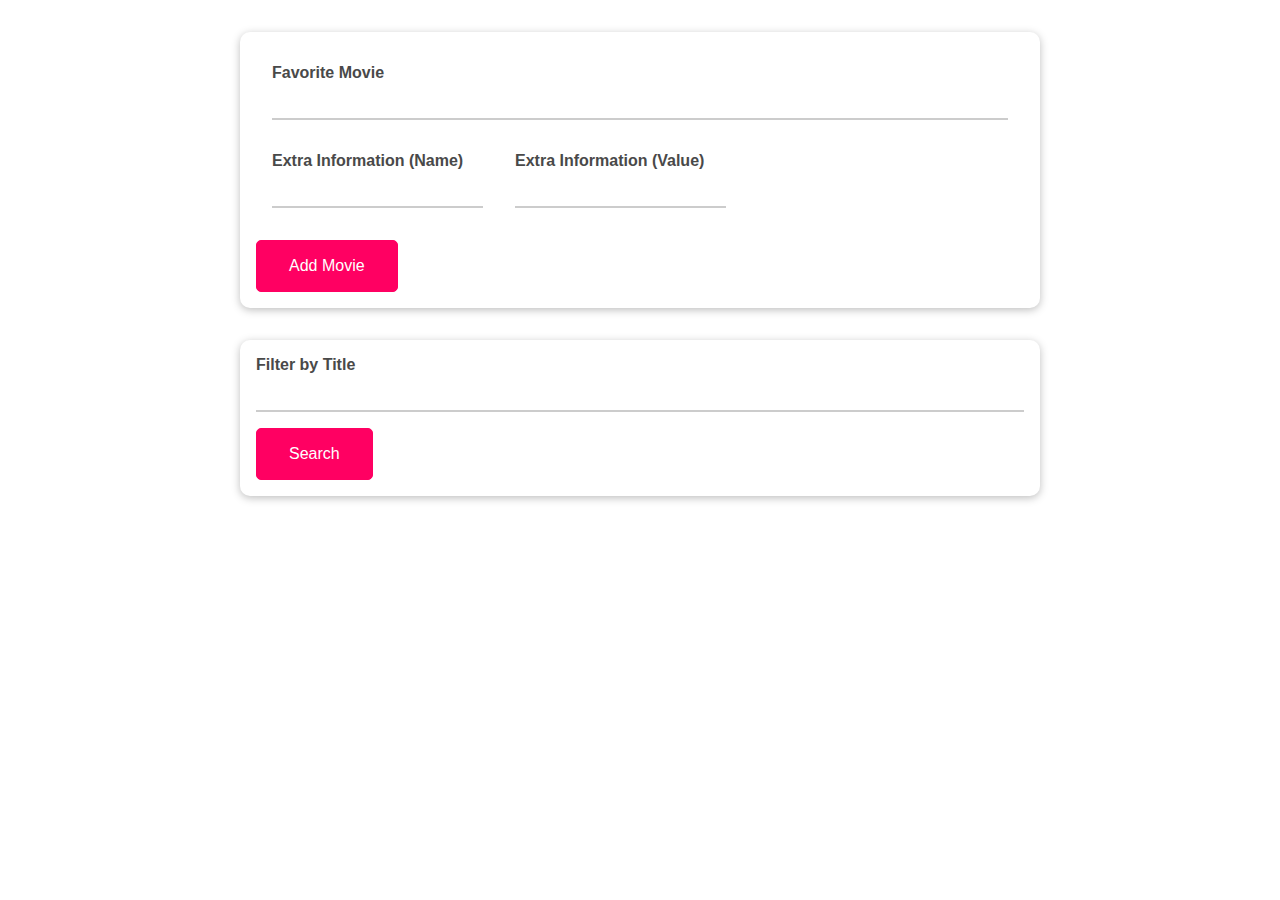
<file: objectsFiles/index.html>
<!DOCTYPE html>
<html lang="en">
    <head>
        <meta charset="UTF-8" />
        <meta name="viewport" content="width=device-width, initial-scale=1.0" />
        <meta http-equiv="X-UA-Compatible" content="ie=edge" />
        <title>Working with Objects</title>
        <link rel="stylesheet" href="assets/styles/app.css" />
        <script src="assets/scripts/objects.js" defer></script>
    </head>
    <body>
        <section id="user-input" class="card">
            <div class="control">
                <label for="title">Favorite Movie</label>
                <input type="text" id="title" />
            </div>
            <div class="inline-controls">
                <div class="control">
                    <label for="extra-name">Extra Information (Name)</label>
                    <input type="text" id="extra-name" />
                </div>
                <div class="control">
                    <label for="extra-value">Extra Information (Value)</label>
                    <input type="text" id="extra-value" />
                </div>
            </div>
            <button id="add-movie-btn">Add Movie</button>
        </section>
        <section id="filter" class="card">
            <label for="filter-title">Filter by Title</label>
            <input type="text" id="filter-title" />
            <button id="search-btn">Search</button>
        </section>
        <ul id="movie-list" class="card"></ul>
    </body>
</html>
</file>
<file: advancedDom/style.css>
/* The page is NOT responsive. You can implement responsiveness yourself if you wanna have some fun 😃 */

:root {
    --color-primary: #5ec576;
    --color-secondary: #ffcb03;
    --color-tertiary: #ff585f;
    --color-primary-darker: #4bbb7d;
    --color-secondary-darker: #ffbb00;
    --color-tertiary-darker: #fd424b;
    --color-primary-opacity: #5ec5763a;
    --color-secondary-opacity: #ffcd0331;
    --color-tertiary-opacity: #ff58602d;
    --gradient-primary: linear-gradient(to top left, #39b385, #9be15d);
    --gradient-secondary: linear-gradient(to top left, #ffb003, #ffcb03);
}

* {
    margin: 0;
    padding: 0;
    box-sizing: inherit;
}

html {
    font-size: 62.5%;
    box-sizing: border-box;
}

body {
    font-family: "Poppins", sans-serif;
    font-weight: 300;
    color: #444;
    line-height: 1.9;
    background-color: #f3f3f3;
}

/* GENERAL ELEMENTS */
.section {
    padding: 15rem 3rem;
    border-top: 1px solid #ddd;

    transition: transform 1s, opacity 1s;
}

.section--hidden {
    opacity: 0;
    transform: translateY(8rem);
}

.section__title {
    max-width: 80rem;
    margin: 0 auto 8rem auto;
}

.section__description {
    font-size: 1.8rem;
    font-weight: 600;
    text-transform: uppercase;
    color: var(--color-primary);
    margin-bottom: 1rem;
}

.section__header {
    font-size: 4rem;
    line-height: 1.3;
    font-weight: 500;
}

.btn {
    display: inline-block;
    background-color: var(--color-primary);
    font-size: 1.6rem;
    font-family: inherit;
    font-weight: 500;
    border: none;
    padding: 1.25rem 4.5rem;
    border-radius: 10rem;
    cursor: pointer;
    transition: all 0.3s;
}

.btn:hover {
    background-color: var(--color-primary-darker);
}

.btn--text {
    display: inline-block;
    background: none;
    font-size: 1.7rem;
    font-family: inherit;
    font-weight: 500;
    color: var(--color-primary);
    border: none;
    border-bottom: 1px solid currentColor;
    padding-bottom: 2px;
    cursor: pointer;
    transition: all 0.3s;
}

p {
    color: #666;
}

/* This is BAD for accessibility! Don't do in the real world! */
button:focus {
    outline: none;
}

img {
    transition: filter 0.5s;
}

.lazy-img {
    filter: blur(20px);
}

/* NAVIGATION */
.nav {
    display: flex;
    justify-content: space-between;
    align-items: center;
    height: 9rem;
    width: 100%;
    padding: 0 6rem;
    z-index: 100;
}

/* nav and stickly class at the same time */
.nav.sticky {
    position: fixed;
    background-color: rgba(255, 255, 255, 0.95);
}

.nav__logo {
    height: 4.5rem;
    transition: all 0.3s;
}

.nav__links {
    display: flex;
    align-items: center;
    list-style: none;
}

.nav__item {
    margin-left: 4rem;
}

.nav__link:link,
.nav__link:visited {
    font-size: 1.7rem;
    font-weight: 400;
    color: inherit;
    text-decoration: none;
    display: block;
    transition: all 0.3s;
}

.nav__link--btn:link,
.nav__link--btn:visited {
    padding: 0.8rem 2.5rem;
    border-radius: 3rem;
    background-color: var(--color-primary);
    color: #222;
}

.nav__link--btn:hover,
.nav__link--btn:active {
    color: inherit;
    background-color: var(--color-primary-darker);
    color: #333;
}

/* HEADER */
.header {
    padding: 0 3rem;
    height: 100vh;
    display: flex;
    flex-direction: column;
    align-items: center;
}

.header__title {
    flex: 1;

    max-width: 115rem;
    display: grid;
    grid-template-columns: 3fr 2fr;
    row-gap: 3rem;
    align-content: center;
    justify-content: center;

    align-items: start;
    justify-items: start;
}

h1 {
    font-size: 5.5rem;
    line-height: 1.35;
}

h4 {
    font-size: 2.4rem;
    font-weight: 500;
}

.header__img {
    width: 100%;
    grid-column: 2 / 3;
    grid-row: 1 / span 4;
    transform: translateY(-6rem);
}

.highlight {
    position: relative;
}

.highlight::after {
    display: block;
    content: "";
    position: absolute;
    bottom: 0;
    left: 0;
    height: 100%;
    width: 100%;
    z-index: -1;
    opacity: 0.7;
    transform: scale(1.07, 1.05) skewX(-15deg);
    background-image: var(--gradient-primary);
}

/* FEATURES */
.features {
    display: grid;
    grid-template-columns: 1fr 1fr;
    gap: 4rem;
    margin: 0 12rem;
}

.features__img {
    width: 100%;
}

.features__feature {
    align-self: center;
    justify-self: center;
    width: 70%;
    font-size: 1.5rem;
}

.features__icon {
    display: flex;
    align-items: center;
    justify-content: center;
    background-color: var(--color-primary-opacity);
    height: 5.5rem;
    width: 5.5rem;
    border-radius: 50%;
    margin-bottom: 2rem;
}

.features__icon svg {
    height: 2.5rem;
    width: 2.5rem;
    fill: var(--color-primary);
}

.features__header {
    font-size: 2rem;
    margin-bottom: 1rem;
}

/* OPERATIONS */
.operations {
    max-width: 100rem;
    margin: 12rem auto 0 auto;

    background-color: #fff;
}

.operations__tab-container {
    display: flex;
    justify-content: center;
}

.operations__tab {
    margin-right: 2.5rem;
    transform: translateY(-50%);
}

.operations__tab span {
    margin-right: 1rem;
    font-weight: 600;
    display: inline-block;
}

.operations__tab--1 {
    background-color: var(--color-secondary);
}

.operations__tab--1:hover {
    background-color: var(--color-secondary-darker);
}

.operations__tab--3 {
    background-color: var(--color-tertiary);
    margin: 0;
}

.operations__tab--3:hover {
    background-color: var(--color-tertiary-darker);
}

.operations__tab--active {
    transform: translateY(-66%);
}

.operations__content {
    display: none;

    /* JUST PRESENTATIONAL */
    font-size: 1.7rem;
    padding: 2.5rem 7rem 6.5rem 7rem;
}

.operations__content--active {
    display: grid;
    grid-template-columns: 7rem 1fr;
    column-gap: 3rem;
    row-gap: 0.5rem;
}

.operations__header {
    font-size: 2.25rem;
    font-weight: 500;
    align-self: center;
}

.operations__icon {
    display: flex;
    align-items: center;
    justify-content: center;
    height: 7rem;
    width: 7rem;
    border-radius: 50%;
}

.operations__icon svg {
    height: 2.75rem;
    width: 2.75rem;
}

.operations__content p {
    grid-column: 2;
}

.operations__icon--1 {
    background-color: var(--color-secondary-opacity);
}
.operations__icon--2 {
    background-color: var(--color-primary-opacity);
}
.operations__icon--3 {
    background-color: var(--color-tertiary-opacity);
}
.operations__icon--1 svg {
    fill: var(--color-secondary-darker);
}
.operations__icon--2 svg {
    fill: var(--color-primary);
}
.operations__icon--3 svg {
    fill: var(--color-tertiary);
}

/* SLIDER */
.slider {
    max-width: 100rem;
    height: 50rem;
    margin: 0 auto;
    position: relative;

    /* IN THE END */
    overflow: hidden;
}

.slide {
    position: absolute;
    top: 0;
    width: 100%;
    height: 50rem;

    display: flex;
    align-items: center;
    justify-content: center;

    /* THIS creates the animation! */
    transition: transform 1s;
}

.slide > img {
    /* Only for images that have different size than slide */
    width: 100%;
    height: 100%;
    object-fit: cover;
}

.slider__btn {
    position: absolute;
    top: 50%;
    z-index: 10;

    border: none;
    background: rgba(255, 255, 255, 0.7);
    font-family: inherit;
    color: #333;
    border-radius: 50%;
    height: 5.5rem;
    width: 5.5rem;
    font-size: 3.25rem;
    cursor: pointer;
}

.slider__btn--left {
    left: 6%;
    transform: translate(-50%, -50%);
}

.slider__btn--right {
    right: 6%;
    transform: translate(50%, -50%);
}

.dots {
    position: absolute;
    bottom: 5%;
    left: 50%;
    transform: translateX(-50%);
    display: flex;
}

.dots__dot {
    border: none;
    background-color: #b9b9b9;
    opacity: 0.7;
    height: 1rem;
    width: 1rem;
    border-radius: 50%;
    margin-right: 1.75rem;
    cursor: pointer;
    transition: all 0.5s;

    /* Only necessary when overlying images */
    /* box-shadow: 0 0.6rem 1.5rem rgba(0, 0, 0, 0.7); */
}

.dots__dot:last-child {
    margin: 0;
}

.dots__dot--active {
    /* background-color: #fff; */
    background-color: #888;
    opacity: 1;
}

/* TESTIMONIALS */
.testimonial {
    width: 65%;
    position: relative;
}

.testimonial::before {
    content: "\201C";
    position: absolute;
    top: -5.7rem;
    left: -6.8rem;
    line-height: 1;
    font-size: 20rem;
    font-family: inherit;
    color: var(--color-primary);
    z-index: -1;
}

.testimonial__header {
    font-size: 2.25rem;
    font-weight: 500;
    margin-bottom: 1.5rem;
}

.testimonial__text {
    font-size: 1.7rem;
    margin-bottom: 3.5rem;
    color: #666;
}

.testimonial__author {
    margin-left: 3rem;
    font-style: normal;

    display: grid;
    grid-template-columns: 6.5rem 1fr;
    column-gap: 2rem;
}

.testimonial__photo {
    grid-row: 1 / span 2;
    width: 6.5rem;
    border-radius: 50%;
}

.testimonial__name {
    font-size: 1.7rem;
    font-weight: 500;
    align-self: end;
    margin: 0;
}

.testimonial__location {
    font-size: 1.5rem;
}

.section__title--testimonials {
    margin-bottom: 4rem;
}

/* SIGNUP */
.section--sign-up {
    background-color: #37383d;
    border-top: none;
    border-bottom: 1px solid #444;
    text-align: center;
    padding: 10rem 3rem;
}

.section--sign-up .section__header {
    color: #fff;
    text-align: center;
}

.section--sign-up .section__title {
    margin-bottom: 6rem;
}

.section--sign-up .btn {
    font-size: 1.9rem;
    padding: 2rem 5rem;
}

/* FOOTER */
.footer {
    padding: 10rem 3rem;
    background-color: #37383d;
}

.footer__nav {
    list-style: none;
    display: flex;
    justify-content: center;
    margin-bottom: 5rem;
}

.footer__item {
    margin-right: 4rem;
}

.footer__link {
    font-size: 1.6rem;
    color: #eee;
    text-decoration: none;
}

.footer__logo {
    height: 5rem;
    display: block;
    margin: 0 auto;
    margin-bottom: 5rem;
}

.footer__copyright {
    font-size: 1.4rem;
    color: #aaa;
    text-align: center;
}

.footer__copyright .footer__link {
    font-size: 1.4rem;
}

/* MODAL WINDOW */
.modal {
    position: fixed;
    top: 50%;
    left: 50%;
    transform: translate(-50%, -50%);
    max-width: 60rem;
    background-color: #f3f3f3;
    padding: 5rem 6rem;
    box-shadow: 0 4rem 6rem rgba(0, 0, 0, 0.3);
    z-index: 1000;
    transition: all 0.5s;
}

.overlay {
    position: fixed;
    top: 0;
    left: 0;
    width: 100%;
    height: 100%;
    background-color: rgba(0, 0, 0, 0.5);
    backdrop-filter: blur(4px);
    z-index: 100;
    transition: all 0.5s;
}

.modal__header {
    font-size: 3.25rem;
    margin-bottom: 4.5rem;
    line-height: 1.5;
}

.modal__form {
    margin: 0 3rem;
    display: grid;
    grid-template-columns: 1fr 2fr;
    align-items: center;
    gap: 2.5rem;
}

.modal__form label {
    font-size: 1.7rem;
    font-weight: 500;
}

.modal__form input {
    font-size: 1.7rem;
    padding: 1rem 1.5rem;
    border: 1px solid #ddd;
    border-radius: 0.5rem;
}

.modal__form button {
    grid-column: 1 / span 2;
    justify-self: center;
    margin-top: 1rem;
}

.btn--close-modal {
    font-family: inherit;
    color: inherit;
    position: absolute;
    top: 0.5rem;
    right: 2rem;
    font-size: 4rem;
    cursor: pointer;
    border: none;
    background: none;
}

.hidden {
    visibility: hidden;
    opacity: 0;
}

/* COOKIE MESSAGE */
.cookie-message {
    display: flex;
    align-items: center;
    justify-content: space-evenly;
    width: 100%;
    background-color: white;
    color: #bbb;
    font-size: 1.5rem;
    font-weight: 400;
}
</file>
<file: classPractice/assets/styles/app.css>
* {
  box-sizing: border-box;
}

html {
  font-family: sans-serif;
}

body {
  margin: 0;
}

#main-header {
  width: 100%;
  height: 6rem;
  display: flex;
  justify-content: center;
  align-items: center;
  background: #ff0062;
}

#main-header h1 {
  color: white;
  margin: 0;
}

footer {
  position: absolute;
  bottom: 0;
  left: 0;
  width: 100%;
  text-align: center;
}

ul {
  list-style: none;
  margin: 0;
  padding: 0;
}

li {
  margin: 1rem 0;
}

section {
  margin: 1rem auto;
  width: 40rem;
  max-width: 90%;
}

section ul {
  padding: 1rem;
  max-height: 20rem;
  overflow: scroll;
}

section > h2 {
  color: white;
  margin: 0;
}

button {
  font: inherit;
  background: #ff0062;
  color: white;
  border: 1px solid #ff0062;
  padding: 0.5rem 1.5rem;
  cursor: pointer;
}

button.alt {
  background: white;
  color: #ff0062;
}

button:focus {
  outline: none;
}

button:hover,
button:active {
  background: #ff2579;
  border-color: #ff2579;
  color: white;
}

.card {
  border-radius: 10px;
  box-shadow: 0 2px 8px rgba(0, 0, 0, 0.26);
  padding: 1rem;
  background: white;
}

#active-projects {
  border: 1px solid #870099;
}

#active-projects > header {
  background: #870099;
  padding: 1rem;
  display: flex;
  justify-content: space-between;
  align-items: center;
}

#active-projects header h2 {
  color: white;
  margin: 0;
}

#finished-projects {
  border: 1px solid #535353;
}

#finished-projects > header {
  background: #535353;
  padding: 1rem;
  display: flex;
  justify-content: space-between;
  align-items: center;
}

#finished-projects header h2 {
  color: white;
  margin: 0;
}
</file>
<file: GuessNumber/style.css>
@import url("https://fonts.googleapis.com/css?family=Press+Start+2P&display=swap");

* {
    margin: 0;
    padding: 0;
    box-sizing: inherit;
}

html {
    font-size: 62.5%;
    box-sizing: border-box;
}

body {
    font-family: "Press Start 2P", sans-serif;
    color: #eee;
    background-color: #222;
    /* background-color: #60b347; */
}

/* LAYOUT */
header {
    position: relative;
    height: 35vh;
    border-bottom: 7px solid #eee;
}

main {
    height: 65vh;
    color: #eee;
    display: flex;
    align-items: center;
    justify-content: space-around;
}

.left {
    width: 52rem;
    display: flex;
    flex-direction: column;
    align-items: center;
}

.right {
    width: 52rem;
    font-size: 2rem;
}

/* ELEMENTS STYLE */
h1 {
    font-size: 4rem;
    text-align: center;
    position: absolute;
    width: 100%;
    top: 52%;
    left: 50%;
    transform: translate(-50%, -50%);
}

.number {
    background: #eee;
    color: #333;
    font-size: 6rem;
    width: 15rem;
    padding: 3rem 0rem;
    text-align: center;
    position: absolute;
    bottom: 0;
    left: 50%;
    transform: translate(-50%, 50%);
}

.between {
    font-size: 1.4rem;
    position: absolute;
    top: 2rem;
    right: 2rem;
}

.again {
    position: absolute;
    top: 2rem;
    left: 2rem;
}

.guess {
    background: none;
    border: 4px solid #eee;
    font-family: inherit;
    color: inherit;
    font-size: 5rem;
    padding: 2.5rem;
    width: 25rem;
    text-align: center;
    display: block;
    margin-bottom: 3rem;
}

.btn {
    border: none;
    background-color: #eee;
    color: #222;
    font-size: 2rem;
    font-family: inherit;
    padding: 2rem 3rem;
    cursor: pointer;
}

.btn:hover {
    background-color: #ccc;
}

.message {
    margin-bottom: 8rem;
    height: 3rem;
}

.label-score {
    margin-bottom: 2rem;
}
</file>
<file: JSGame/style.css>
@import url("https://fonts.googleapis.com/css2?family=Nunito&display=swap");

* {
    margin: 0;
    padding: 0;
    box-sizing: inherit;
}

html {
    font-size: 62.5%;
    box-sizing: border-box;
}

body {
    font-family: "Nunito", sans-serif;
    font-weight: 400;
    height: 100vh;
    color: #333;
    background-image: linear-gradient(to top left, #753682 0%, #bf2e34 100%);
    display: flex;
    align-items: center;
    justify-content: center;
}

/* LAYOUT */
main {
    position: relative;
    width: 100rem;
    height: 60rem;
    background-color: rgba(255, 255, 255, 0.35);
    backdrop-filter: blur(200px);
    filter: blur();
    box-shadow: 0 3rem 5rem rgba(0, 0, 0, 0.25);
    border-radius: 9px;
    overflow: hidden;
    display: flex;
}

.player {
    flex: 50%;
    padding: 9rem;
    display: flex;
    flex-direction: column;
    align-items: center;
    transition: all 0.75s;
}

/* ELEMENTS */
.name {
    position: relative;
    font-size: 4rem;
    text-transform: uppercase;
    letter-spacing: 1px;
    word-spacing: 2px;
    font-weight: 300;
    margin-bottom: 1rem;
}

.score {
    font-size: 8rem;
    font-weight: 300;
    color: #c7365f;
    margin-bottom: auto;
}

.player--active {
    background-color: rgba(255, 255, 255, 0.4);
}
.player--active .name {
    font-weight: 700;
}
.player--active .score {
    font-weight: 400;
}

.player--active .current {
    opacity: 1;
}

.current {
    background-color: #c7365f;
    opacity: 0.8;
    border-radius: 9px;
    color: #fff;
    width: 65%;
    padding: 2rem;
    text-align: center;
    transition: all 0.75s;
}

.current-label {
    text-transform: uppercase;
    margin-bottom: 1rem;
    font-size: 1.7rem;
    color: #ddd;
}

.current-score {
    font-size: 3.5rem;
}

/* ABSOLUTE POSITIONED ELEMENTS */
.btn {
    position: absolute;
    left: 50%;
    transform: translateX(-50%);
    color: #444;
    background: none;
    border: none;
    font-family: inherit;
    font-size: 1.8rem;
    text-transform: uppercase;
    cursor: pointer;
    font-weight: 400;
    transition: all 0.2s;

    background-color: white;
    background-color: rgba(255, 255, 255, 0.6);
    backdrop-filter: blur(10px);

    padding: 0.7rem 2.5rem;
    border-radius: 50rem;
    box-shadow: 0 1.75rem 3.5rem rgba(0, 0, 0, 0.1);
}

.btn::first-letter {
    font-size: 2.4rem;
    display: inline-block;
    margin-right: 0.7rem;
}

.btn--new {
    top: 4rem;
}
.btn--roll {
    top: 39.3rem;
}
.btn--hold {
    top: 46.1rem;
}

.btn:active {
    transform: translate(-50%, 3px);
    box-shadow: 0 1rem 2rem rgba(0, 0, 0, 0.15);
}

.btn:focus {
    outline: none;
}

.dice {
    position: absolute;
    left: 50%;
    top: 16.5rem;
    transform: translateX(-50%);
    height: 10rem;
    box-shadow: 0 2rem 5rem rgba(0, 0, 0, 0.2);
}

.player--winner {
    background-color: #2f2f2f;
}

.player--winner .name {
    font-weight: 700;
    color: #c7365f;
}

.hidden {
    display: none;
}
</file>
<file: modalWindow/style.css>
* {
    margin: 0;
    padding: 0;
    box-sizing: inherit;
}

html {
    font-size: 62.5%;
    box-sizing: border-box;
}

body {
    font-family: sans-serif;
    color: #333;
    line-height: 1.5;
    height: 100vh;
    position: relative;
    display: flex;
    align-items: flex-start;
    justify-content: center;
    background: linear-gradient(to top left, #28b487, #7dd56f);
}

.show-modal {
    font-size: 2rem;
    font-weight: 600;
    padding: 1.75rem 3.5rem;
    margin: 5rem 2rem;
    border: none;
    background-color: #fff;
    color: #444;
    border-radius: 10rem;
    cursor: pointer;
}

.show-modal:hover {
    background-color: #3f3f3f;
    color: #fff;
}

.close-modal {
    position: absolute;
    top: 1.2rem;
    right: 2rem;
    font-size: 5rem;
    color: #333;
    cursor: pointer;
    border: none;
    background: none;
}

h1 {
    font-size: 2.5rem;
    margin-bottom: 2rem;
}

p {
    font-size: 1.8rem;
}

/* -------------------------- */
/* CLASSES TO MAKE MODAL WORK */
.hidden {
    display: none;
}

.modal {
    position: absolute;
    top: 50%;
    left: 50%;
    transform: translate(-50%, -50%);
    width: 70%;

    background-color: white;
    padding: 6rem;
    border-radius: 5px;
    box-shadow: 0 3rem 5rem rgba(0, 0, 0, 0.3);
    z-index: 10;
}

.overlay {
    position: absolute;
    top: 0;
    left: 0;
    width: 100%;
    height: 100%;
    background-color: rgba(0, 0, 0, 0.6);
    backdrop-filter: blur(3px);
    z-index: 5;
}
</file>
<file: movieProject/assets/styles/app.css>
* {
    box-sizing: border-box;
}

html {
    font-family: sans-serif;
}

body {
    margin: 0;
}

button:focus {
    outline: none;
}

header {
    width: 100%;
    height: 4rem;
    display: flex;
    justify-content: space-between;
    align-items: center;
    padding: 0 2.5rem;
    background: #00329e;
}

header h1 {
    margin: 0;
    color: white;
    font-size: 1.5rem;
}

header button {
    font: inherit;
    padding: 0.5rem 1rem;
    background: #f67722;
    border: 1px solid #f67722;
    color: white;
    border-radius: 6px;
    box-shadow: 0 1px 8px rgba(0, 0, 0, 0.26);
    cursor: pointer;
}

header button:hover,
header button:active {
    background: #f3cc4b;
    border-color: #f3cc4b;
    color: #995200;
}

label {
    font-weight: bold;
    margin: 0.5rem 0;
    color: #464646;
}

input {
    font: inherit;
    border: 1px solid #ccc;
    padding: 0.4rem 0.2rem;
    color: #383838;
}

input:focus {
    outline: none;
    background: #fff1c4;
}

.btn {
    font: inherit;
    padding: 0.5rem 1.5rem;
    border: 1px solid #00329e;
    background: #00329e;
    color: white;
    border-radius: 6px;
    box-shadow: 0 1px 8px rgba(0, 0, 0, 0.26);
    cursor: pointer;
    margin: 0 0.5rem;
}

.btn:hover,
.btn:active {
    background: #f67722;
    border-color: #f67722;
}

.btn--passive {
    color: #00329e;
    background: transparent;
    border: none;
    box-shadow: none;
}

.btn--passive:hover,
.btn--passive:active {
    background: #aec6f8;
}

.btn--danger {
    background: #d30808;
    color: white;
    border-color: #d30808;
}

.btn--danger:hover,
.btn--danger:active {
    background: #ff3217;
    border-color: #ff3217;
}

.modal {
    position: fixed;
    z-index: 100;
    background: white;
    border-radius: 10px;
    width: 80%;
    top: 30vh;
    left: 10%;
    box-shadow: 0 2px 8px rgba(0, 0, 0, 0.26);
    display: none;
}

.modal.visible {
    display: block;
    animation: fade-slide-in 0.3s ease-out forwards;
}

.modal .modal__title {
    margin: 0;
    padding: 1rem;
    border-bottom: 1px solid #00329e;
    background: #00329e;
    color: white;
    border-radius: 10px 10px 0 0;
}

.modal .modal__content {
    padding: 1rem;
}

.modal .modal__actions {
    padding: 1rem;
    display: flex;
    justify-content: flex-end;
}

.movie-element {
    margin: 1rem 0;
    box-shadow: 0 2px 8px rgba(0, 0, 0, 0.26);
    border-radius: 10px;
    display: flex;
}

.movie-element h2,
.movie-element p {
    font-size: 1.25rem;
    margin: 0;
}

.movie-element h2 {
    color: #383838;
    margin-bottom: 1rem;
}

.movie-element p {
    color: white;
    display: inline;
    background: #f67722;
    padding: 0.25rem 1rem;
    border-radius: 15px;
}

.movie-element__image {
    flex: 1;
    border-radius: 10px 0 0 10px;
    overflow: hidden;
}

.movie-element__image img {
    height: 100%;
    width: 100%;
    object-fit: cover;
}

.movie-element__info {
    flex: 2;
    padding: 1rem;
}

.card {
    background: white;
    border-radius: 10px;
    box-shadow: 0 2px 8px rgba(0, 0, 0, 0.26);
}

#entry-text {
    width: 40rem;
    margin: 2rem auto;
    max-width: 80%;
    padding: 1rem;
}

#entry-text p {
    font-size: 1.5rem;
    text-align: center;
}

#movie-list {
    list-style: none;
    width: 40rem;
    max-width: 90%;
    margin: 1rem auto;
    padding: 0;
}

#backdrop {
    position: fixed;
    width: 100%;
    height: 100vh;
    top: 0;
    left: 0;
    background: rgba(0, 0, 0, 0.75);
    z-index: 10;
    pointer-events: none;
    display: none;
}

#backdrop.visible {
    display: block;
    pointer-events: all;
}

#add-modal .modal__content {
    display: flex;
    flex-direction: column;
}

@media (min-width: 768px) {
    .modal {
        width: 40rem;
        left: calc(50% - 20rem);
    }
}

@keyframes fade-slide-in {
    from {
        transform: translateY(-5rem);
    }
    to {
        transform: translateY(0);
    }
}
</file>
<file: objectsFiles/assets/styles/app.css>
* {
  box-sizing: border-box;
}

html {
  font-family: sans-serif;
}

body {
  margin: 0;
}

label {
  font-weight: bold;
  display: block;
  color: #494949;
}

input {
  font: inherit;
  border: none;
  border-bottom: 2px solid #ccc;
  color: #494949;
  width: 100%;
  display: block;
  margin: 1rem 0;
}

input:focus {
  outline: none;
  border-color: #ff0062;
}

button {
  font: inherit;
  border: 1px solid #ff0062;
  color: white;
  padding: 1rem 2rem;
  border-radius: 5px;
  background: #ff0062;
  cursor: pointer;
}

button:focus {
  outline: none;
}

button:hover,
button:active {
  background: #ff3482;
  border-color: #ff3482;
}

.card {
  padding: 1rem;
  border-radius: 10px;
  box-shadow: 0 2px 8px rgba(0, 0, 0, 0.26);
}

.inline-controls {
  display: flex;
}

.control {
  margin: 1rem;
}

#user-input,
#movie-list,
#filter {
  width: 50rem;
  max-width: 90%;
  margin: 2rem auto;
}

#movie-list {
  display: none;
  list-style: none;
  padding: 1rem;
}

#movie-list.visible {
  display: block;
}

#movie-list li {
  margin: 1rem;
  color: #ff0062;
  font-weight: bold;
  font-size: 1.5rem;
}
</file>
